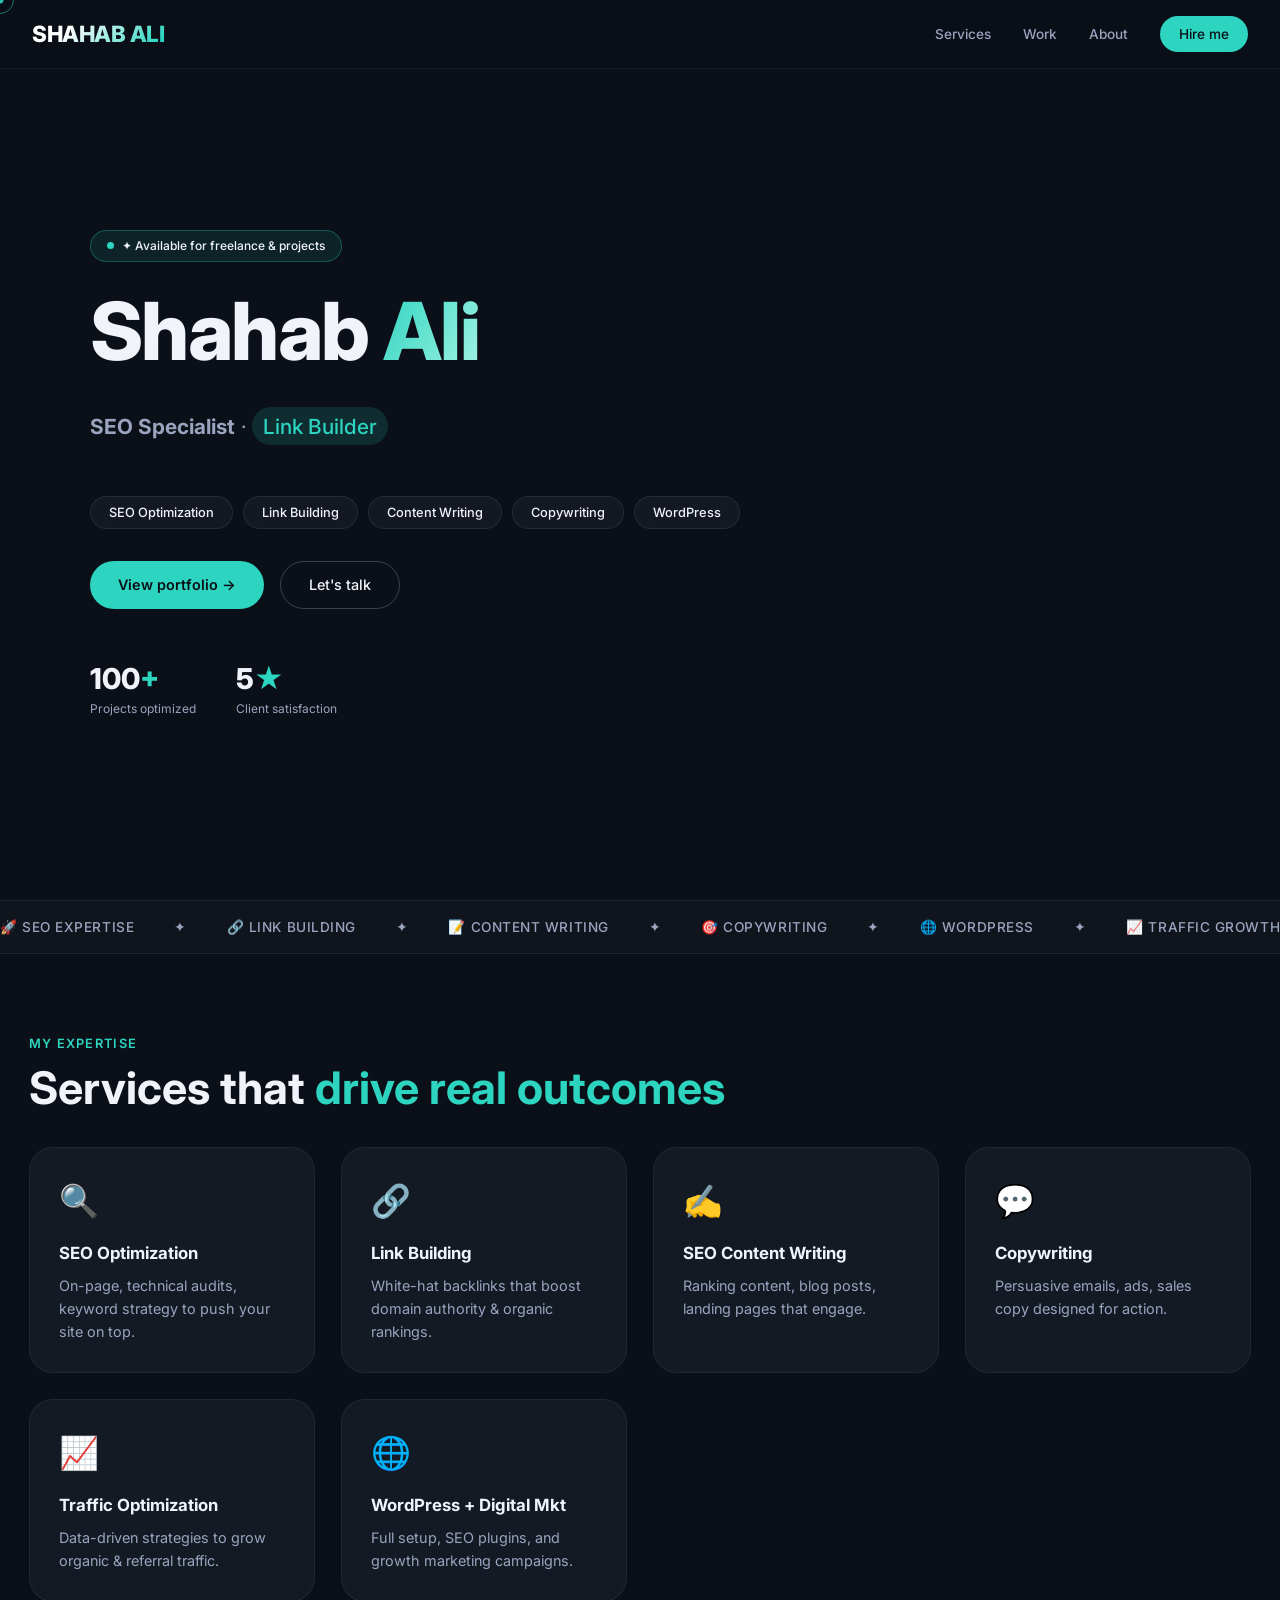
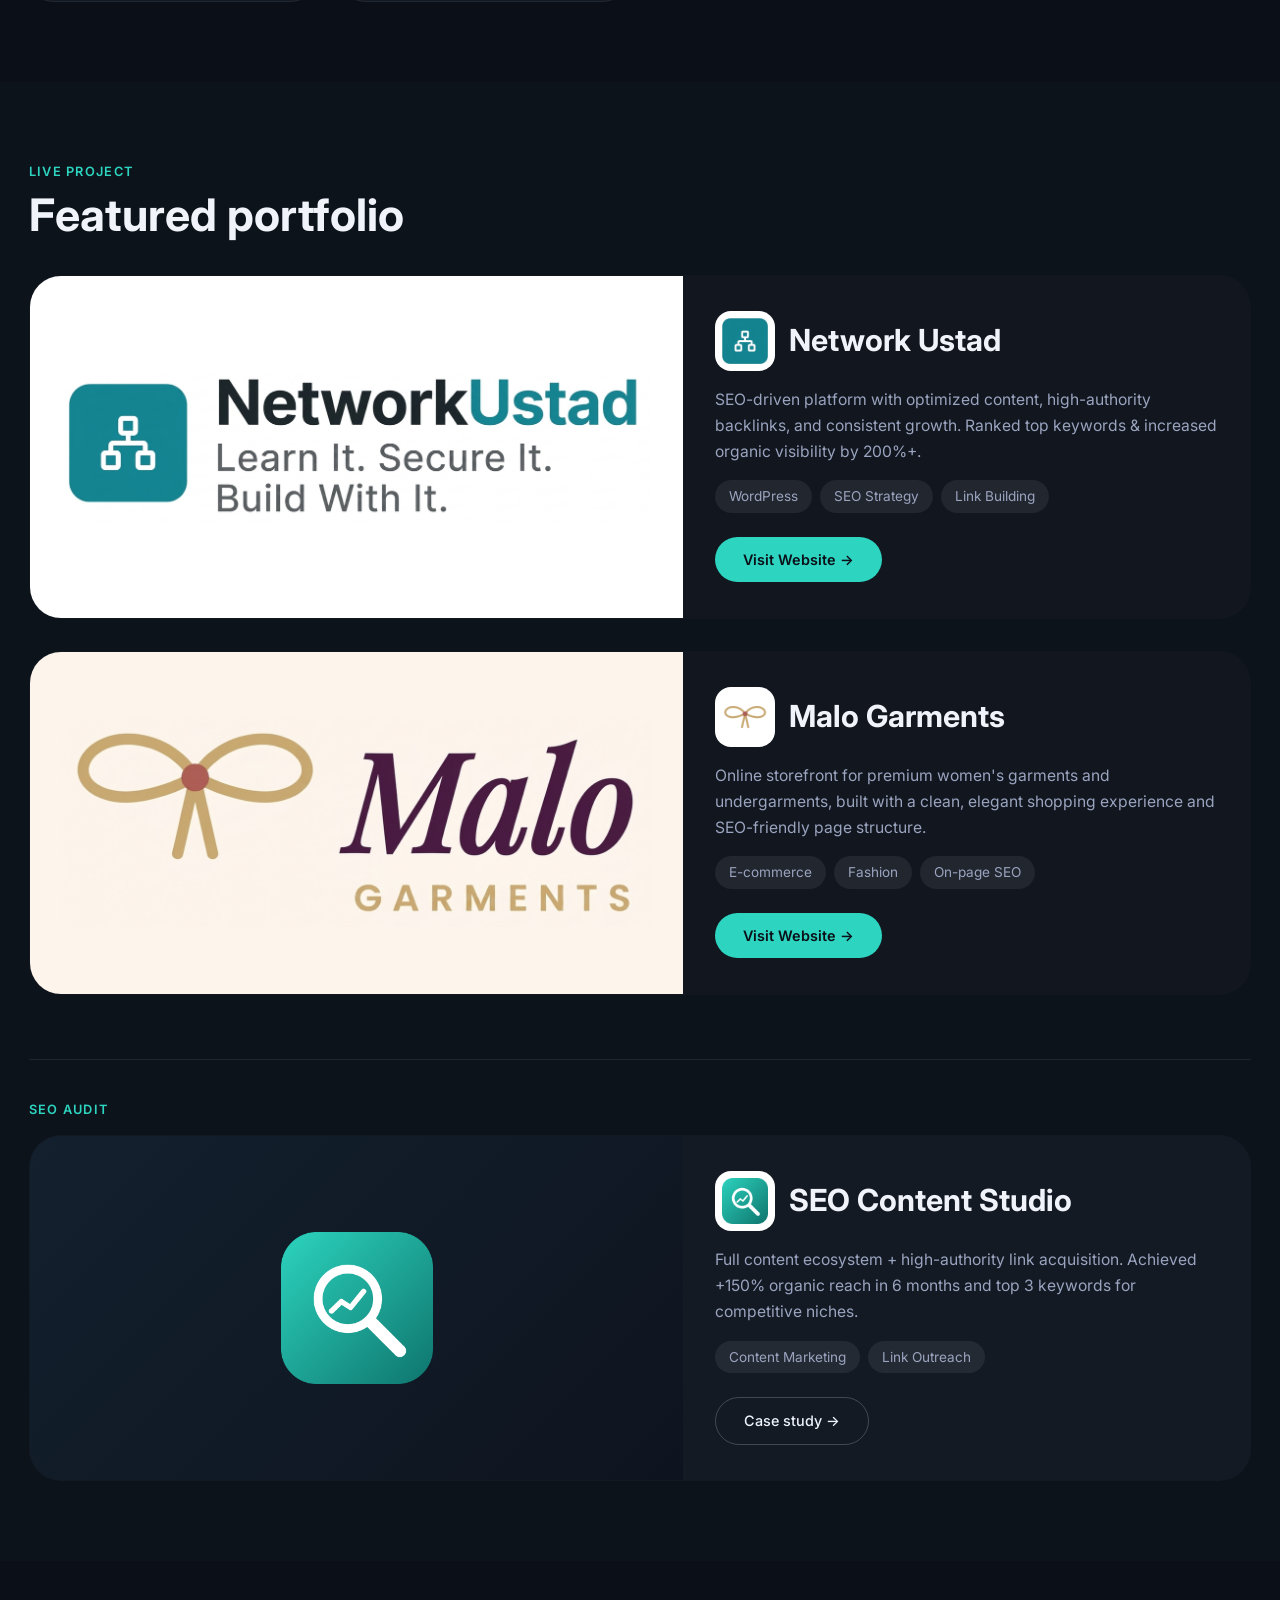
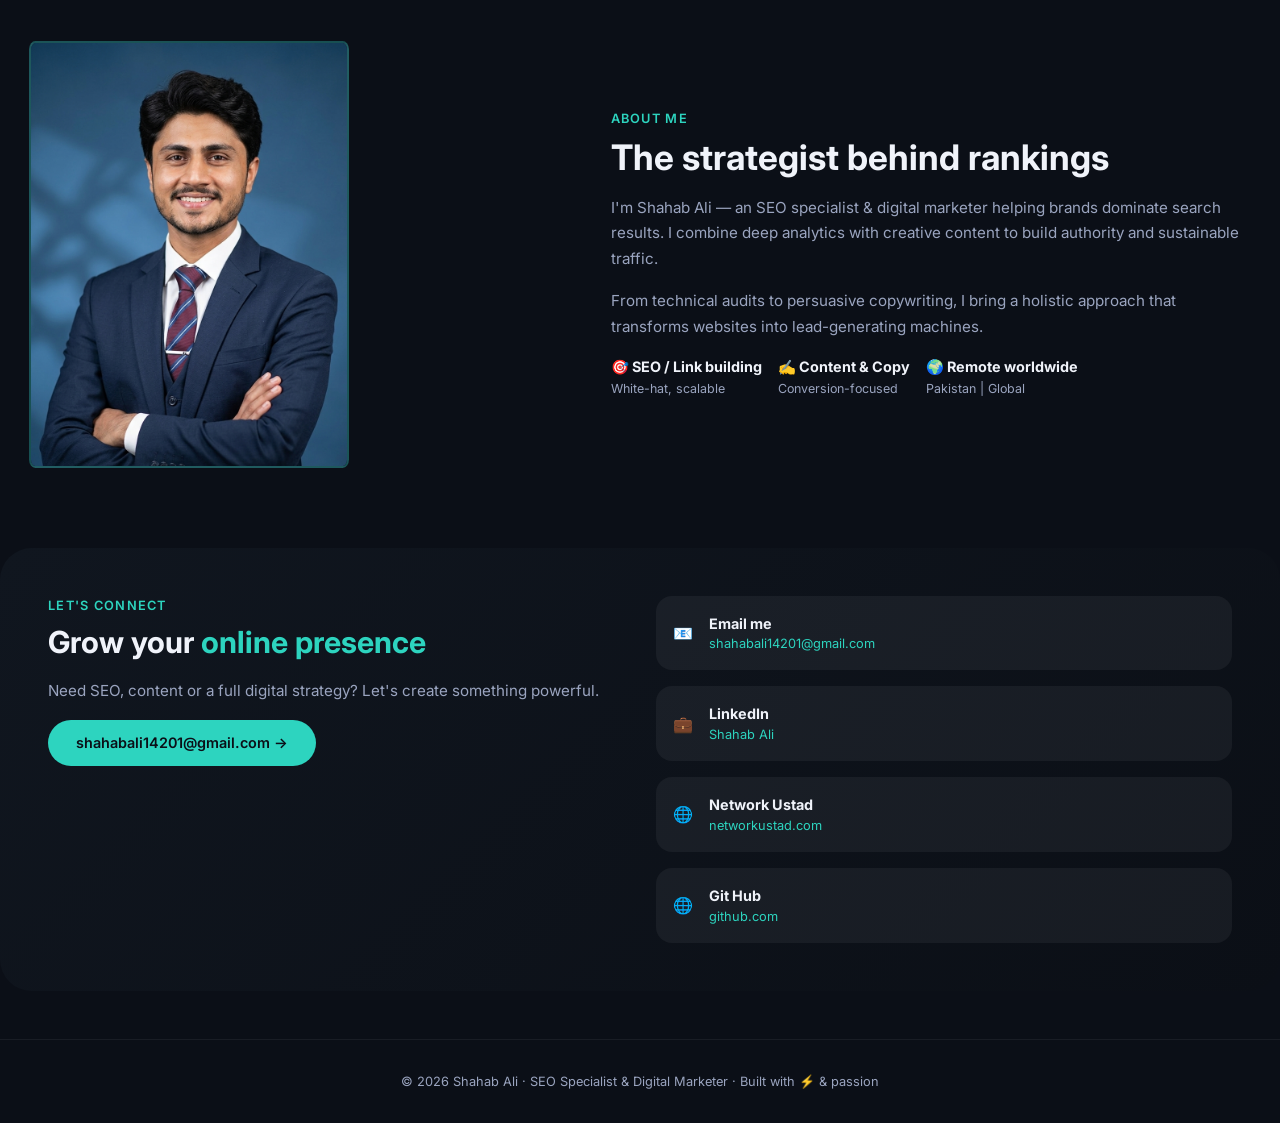
<file: shahabali-portfolio-website-main/index.html>
<!DOCTYPE html>
<html lang="en">
<head>
  <meta charset="UTF-8">
  <meta name="viewport" content="width=device-width, initial-scale=1.0, user-scalable=yes">
  <title>Shahab Ali · SEO & Digital Growth</title>
  <link rel="stylesheet" href="style.css">
  <link href="https://fonts.googleapis.com/css2?family=Inter:opsz,wght@14..32,300;14..32,400;14..32,500;14..32,600;14..32,700;14..32,800&display=swap" rel="stylesheet">
</head>
<body>

<div class="custom-cursor" id="cursor"></div>
<div class="cursor-ring" id="cursorRing"></div>

<nav>
  <div class="logo">SHAHAB<span style="color:#2DD4BF;"> </span>ALI</div>
  <button class="hamburger" id="hamburger" aria-label="Toggle menu">
    <span></span><span></span><span></span>
  </button>
  <div class="nav-links" id="navLinks">
    <a href="#services" class="nav-item">Services</a>
    <a href="#projects" class="nav-item">Work</a>
    <a href="#about" class="nav-item">About</a>
    <a href="#contact" class="nav-cta nav-item">Hire me</a>
  </div>
</nav>

<!-- Hero Section -->
<section class="hero">
  <div class="hero-content">
    <div class="hero-badge">✦ Available for freelance & projects</div>
    <h1 class="hero-name">Shahab <span class="highlight">Ali</span></h1>
    
    <div class="dynamic-role">
      <span class="role-static"><strong>SEO Specialist</strong></span>
      <span class="role-static" style="color:var(--text-secondary);">·</span>
      <span class="typed-words" id="rotatingTag">Link Builder</span>
    </div>

    <div class="pill-group">
      <span class="pill">SEO Optimization</span>
      <span class="pill">Link Building</span>
      <span class="pill">Content Writing</span>
      <span class="pill">Copywriting</span>
      <span class="pill">WordPress</span>
    </div>

    <div class="hero-cta-group">
      <a href="#projects" class="btn-primary">View portfolio →</a>
      <a href="#contact" class="btn-outline">Let's talk</a>
    </div>

    <div class="hero-stats">
      <div><div class="stat-number">100<span style="color:var(--accent-teal);">+</span></div><div class="stat-label">Projects optimized</div></div>
      <div><div class="stat-number">5<span style="color:var(--accent-teal);">★</span></div><div class="stat-label">Client satisfaction</div></div>
    </div>
  </div>
</section>

<!-- Marquee -->
<div class="tech-marquee">
  <div class="marquee-track" id="marqueeTrack">
    <span>🚀 SEO EXPERTISE</span><span>✦</span>
    <span>🔗 LINK BUILDING</span><span>✦</span>
    <span>📝 CONTENT WRITING</span><span>✦</span>
    <span>🎯 COPYWRITING</span><span>✦</span>
    <span>🌐 WORDPRESS</span><span>✦</span>
    <span>📈 TRAFFIC GROWTH</span><span>✦</span>
    <span>🚀 SEO EXPERTISE</span><span>✦</span>
    <span>🔗 LINK BUILDING</span><span>✦</span>
    <span>📝 CONTENT WRITING</span><span>✦</span>
    <span>🎯 COPYWRITING</span><span>✦</span>
    <span>🌐 WORDPRESS</span><span>✦</span>
    <span>📈 TRAFFIC GROWTH</span><span>✦</span>
  </div>
</div>

<!-- SERVICES Section -->
<section id="services" class="section-pad">
  <div class="container">
    <p class="reveal section-label">MY EXPERTISE</p>
    <h2 class="reveal section-title">Services that <span style="color: var(--accent-teal);">drive real outcomes</span></h2>
    <div class="services-grid">
      <div class="service-card reveal"><div style="font-size: 2rem;">🔍</div><h3>SEO Optimization</h3><p>On-page, technical audits, keyword strategy to push your site on top.</p></div>
      <div class="service-card reveal"><div style="font-size: 2rem;">🔗</div><h3>Link Building</h3><p>White-hat backlinks that boost domain authority & organic rankings.</p></div>
      <div class="service-card reveal"><div style="font-size: 2rem;">✍️</div><h3>SEO Content Writing</h3><p>Ranking content, blog posts, landing pages that engage.</p></div>
      <div class="service-card reveal"><div style="font-size: 2rem;">💬</div><h3>Copywriting</h3><p>Persuasive emails, ads, sales copy designed for action.</p></div>
      <div class="service-card reveal"><div style="font-size: 2rem;">📈</div><h3>Traffic Optimization</h3><p>Data-driven strategies to grow organic & referral traffic.</p></div>
      <div class="service-card reveal"><div style="font-size: 2rem;">🌐</div><h3>WordPress + Digital Mkt</h3><p>Full setup, SEO plugins, and growth marketing campaigns.</p></div>
    </div>
  </div>
  
</section>

<!-- PROJECTS Section -->
<section id="projects" class="section-pad projects-bg">
  <div class="container">
    <p class="reveal section-label">LIVE PROJECT</p>
    <h2 class="reveal section-title">Featured portfolio</h2>

    <!-- ===== LIVE PROJECTS LIST =====
         Naya project add karna ho to us ka poora <div class="project-showcase ..."> block
         neeche wali "ADD NEW PROJECTS ABOVE THIS LINE" comment se UPAR paste karein.
         SEO Audit hamesha sab se neeche rahega. -->

    <div class="project-showcase reveal">
      <div class="img-placeholder img-placeholder--light">
        <img src="images/networkustad-logo-full.png" alt="Network Ustad logo" class="project-img project-img--logo" onerror="this.src='https://placehold.co/600x300/FFFFFF/0F766E?text=Network+Ustad'">
      </div>
      <div class="project-info">
        <div class="project-head">
          <span class="project-logo"><img src="images/networkustad-logo.png" alt="Network Ustad logo" onerror="this.parentNode.classList.add('no-img');this.remove()"><b>N</b></span>
          <h3>Network Ustad</h3>
        </div>
        <p>SEO-driven platform with optimized content, high-authority backlinks, and consistent growth. Ranked top keywords & increased organic visibility by 200%+.</p>
        <div class="tag-group">
          <span class="tag">WordPress</span>
          <span class="tag">SEO Strategy</span>
          <span class="tag">Link Building</span>
        </div>
        <a href="https://networkustad.com/" target="_blank" rel="noopener" class="btn-primary">Visit Website →</a>
      </div>
    </div>

    <div class="project-showcase reveal">
      <div class="img-placeholder img-placeholder--cream">
        <img src="images/malo-logo-full.png" alt="Malo Garments logo" class="project-img project-img--logo" onerror="this.src='https://placehold.co/600x300/FDF4EB/4A1942?text=Malo+Garments'">
      </div>
      <div class="project-info">
        <div class="project-head">
          <span class="project-logo"><img src="images/malo-logo.png" alt="Malo Garments logo" onerror="this.parentNode.classList.add('no-img');this.remove()"><b>M</b></span>
          <h3>Malo Garments</h3>
        </div>
        <p>Online storefront for premium women's garments and undergarments, built with a clean, elegant shopping experience and SEO-friendly page structure.</p>
        <div class="tag-group">
          <span class="tag">E-commerce</span>
          <span class="tag">Fashion</span>
          <span class="tag">On-page SEO</span>
        </div>
        <a href="https://malo-store.netlify.app/" target="_blank" rel="noopener" class="btn-primary">Visit Website →</a>
      </div>
    </div>

    <!-- ===== ADD NEW PROJECTS ABOVE THIS LINE ===== -->

    <!-- ===== SEO AUDIT (hamesha projects ke neeche) ===== -->
    <div class="seo-audit-block">
      <p class="reveal section-label">SEO AUDIT</p>
      <div class="project-showcase reveal project-showcase--alt">
        <div class="img-placeholder img-placeholder--alt">
          <img src="images/seo-logo.png" alt="SEO logo" class="project-img project-img--icon" onerror="this.src='https://placehold.co/300x300/13202e/2DD4BF?text=SEO'">
        </div>
        <div class="project-info">
          <div class="project-head">
          <span class="project-logo"><img src="images/seo-logo.png" alt="SEO Content Studio logo" onerror="this.parentNode.classList.add('no-img');this.remove()"><b>S</b></span>
          <h3>SEO Content Studio</h3>
        </div>
          <p>Full content ecosystem + high-authority link acquisition. Achieved +150% organic reach in 6 months and top 3 keywords for competitive niches.</p>
          <div class="tag-group">
            <span class="tag">Content Marketing</span>
            <span class="tag">Link Outreach</span>
          </div>
          <a href="#" class="btn-outline">Case study →</a>
        </div>
      </div>
    </div>
  </div>
</section>

<!-- ABOUT Section -->
<section id="about" class="section-pad">
  <div class="container about-grid">
    <div class="reveal avatar-img">
      <img src="images/shahab-ali.png" alt="Shahab Ali - SEO Specialist" class="profile-photo" onerror="this.src='https://placehold.co/400x400/1E2A3A/2DD4BF?text=Shahab+Ali'">
    </div>
    <div class="reveal">
      <p class="section-label">About me</p>
      <h2 class="about-title">The strategist behind rankings</h2>
      <p class="about-text">I'm Shahab Ali — an SEO specialist & digital marketer helping brands dominate search results. I combine deep analytics with creative content to build authority and sustainable traffic.</p>
      <p class="about-text">From technical audits to persuasive copywriting, I bring a holistic approach that transforms websites into lead-generating machines.</p>
      <div class="about-features">
        <div><strong>🎯 SEO / Link building</strong><br><span class="feat-sub">White-hat, scalable</span></div>
        <div><strong>✍️ Content & Copy</strong><br><span class="feat-sub">Conversion-focused</span></div>
        <div><strong>🌍 Remote worldwide</strong><br><span class="feat-sub">Pakistan | Global</span></div>
      </div>
    </div>
  </div>
</section>

<!-- CONTACT Section -->
<div id="contact" class="contact-block container">
  <div class="contact-grid">
    <div class="reveal">
      <p class="section-label">Let's connect</p>
      <h2 class="contact-title">Grow your <span style="color: var(--accent-teal);">online presence</span></h2>
      <p class="about-text">Need SEO, content or a full digital strategy? Let's create something powerful.</p>
      <a href="mailto:shahabali14201@gmail.com" class="btn-primary">shahabali14201@gmail.com →</a>
    </div>
    <div class="reveal contact-links">
      <a href="mailto:shahabali14201@gmail.com" class="contact-link"><span>📧</span><div><strong>Email me</strong><div class="contact-sub">shahabali14201@gmail.com</div></div></a>
      <a href="https://www.linkedin.com/in/shahab-ali-4159ab378/" target="_blank" class="contact-link"><span>💼</span><div><strong>LinkedIn</strong><div class="contact-sub">Shahab Ali</div></div></a>
      <a href="https://networkustad.com/" target="_blank" class="contact-link"><span>🌐</span><div><strong>Network Ustad</strong><div class="contact-sub">networkustad.com</div></div></a>
      <a href="https://github.com/shahab-Ali-143" target="_blank" class="contact-link"><span>🌐</span><div><strong>Git Hub</strong><div class="contact-sub">github.com</div></div></a>

    </div>
  </div>
</div>

<footer>
  <p>© 2025 Shahab Ali · SEO Specialist & Digital Marketer · Built with ⚡ & passion</p>
</footer>

<script src="script.js"></script>
</body>
</html>
</file>
<file: shahabali-portfolio-website-main/style.css>
:root {
  --bg-deep: #0B0F17;
  --surface: #11161F;
  --card-bg: #131A24;
  --border-dim: rgba(255, 255, 255, 0.06);
  --text-primary: #F0F3FA;
  --text-secondary: #9AA4BF;
  --accent-teal: #2DD4BF;
  --accent-glow: rgba(45, 212, 191, 0.2);
  --transition-fast: 0.2s cubic-bezier(0.2, 0.9, 0.4, 1.1);
  --transition-bounce: 0.35s cubic-bezier(0.34, 1.2, 0.64, 1);
}

* { margin: 0; padding: 0; box-sizing: border-box; }

body {
  background: var(--bg-deep);
  color: var(--text-primary);
  font-family: 'Inter', sans-serif;
  line-height: 1.5;
  overflow-x: hidden;
  scroll-behavior: smooth;
}

::selection { background: var(--accent-teal); color: #0B0F17; }

/* ── Custom Cursor ── */
.custom-cursor {
  width: 7px; height: 7px;
  background: var(--accent-teal);
  border-radius: 50%;
  position: fixed;
  pointer-events: none;
  z-index: 9999;
  transition: width 0.12s ease, height 0.12s ease;
  transform: translate(-50%, -50%);
  opacity: 0.9;
}
.cursor-ring {
  width: 28px; height: 28px;
  border: 1px solid rgba(45, 212, 191, 0.5);
  border-radius: 50%;
  position: fixed;
  pointer-events: none;
  z-index: 9998;
  transition: width 0.2s, height 0.2s, border-color 0.2s;
  transform: translate(-50%, -50%);
}

/* ── Navigation ── */
nav {
  position: fixed;
  top: 0; left: 0;
  width: 100%;
  z-index: 100;
  padding: 1rem 2rem;
  background: rgba(11, 15, 23, 0.9);
  backdrop-filter: blur(12px);
  -webkit-backdrop-filter: blur(12px);
  border-bottom: 1px solid var(--border-dim);
  display: flex;
  align-items: center;
  justify-content: space-between;
}

.logo {
  font-weight: 800;
  font-size: 1.4rem;
  letter-spacing: -0.02em;
  background: linear-gradient(135deg, #FFFFFF 30%, var(--accent-teal) 90%);
  -webkit-background-clip: text;
  background-clip: text;
  color: transparent;
  flex-shrink: 0;
}

.nav-links {
  display: flex;
  gap: 2rem;
  align-items: center;
}
.nav-links a {
  text-decoration: none;
  color: var(--text-secondary);
  font-weight: 500;
  font-size: 0.85rem;
  transition: color var(--transition-fast);
}
.nav-links a:hover { color: var(--accent-teal); }

.nav-cta {
  background: var(--accent-teal);
  color: #0B0F17 !important;
  padding: 0.5rem 1.2rem;
  border-radius: 40px;
  font-weight: 600;
  transition: transform 0.2s, box-shadow 0.2s;
}
.nav-cta:hover {
  transform: translateY(-2px);
  box-shadow: 0 6px 14px rgba(45, 212, 191, 0.3);
}

/* Hamburger */
.hamburger {
  display: none;
  flex-direction: column;
  gap: 5px;
  background: none;
  border: none;
  cursor: pointer;
  padding: 4px;
  z-index: 101;
}
.hamburger span {
  display: block;
  width: 24px;
  height: 2px;
  background: var(--text-primary);
  border-radius: 2px;
  transition: all 0.3s ease;
}
.hamburger.open span:nth-child(1) { transform: translateY(7px) rotate(45deg); }
.hamburger.open span:nth-child(2) { opacity: 0; }
.hamburger.open span:nth-child(3) { transform: translateY(-7px) rotate(-45deg); }

/* ── Container ── */
.container {
  max-width: 1280px;
  margin: 0 auto;
  padding: 0 1.8rem;
}

/* ── Buttons ── */
.btn-primary {
  display: inline-flex;
  align-items: center;
  gap: 10px;
  background: var(--accent-teal);
  color: #0B0F17;
  font-weight: 600;
  padding: 12px 28px;
  border-radius: 40px;
  text-decoration: none;
  transition: all var(--transition-fast);
  border: none;
  cursor: pointer;
  font-size: 0.9rem;
}
.btn-primary:hover {
  transform: translateY(-3px);
  box-shadow: 0 12px 22px -8px var(--accent-glow);
  background: #3FE0CA;
}

.btn-outline {
  display: inline-flex;
  align-items: center;
  gap: 8px;
  background: transparent;
  border: 1px solid rgba(255,255,255,0.2);
  color: var(--text-primary);
  padding: 12px 28px;
  border-radius: 40px;
  text-decoration: none;
  font-weight: 500;
  transition: all var(--transition-fast);
  font-size: 0.9rem;
}
.btn-outline:hover {
  border-color: var(--accent-teal);
  transform: translateY(-2px);
  background: rgba(45,212,191,0.05);
}

/* ── Section Helpers ── */
.section-pad { padding: 5rem 0; }
.section-label {
  color: var(--accent-teal);
  font-weight: 600;
  letter-spacing: 0.1em;
  font-size: 0.8rem;
  text-transform: uppercase;
  margin-bottom: 0.5rem;
}
.section-title {
  font-size: clamp(1.8rem, 4vw, 2.8rem);
  font-weight: 700;
  margin-bottom: 2rem;
  line-height: 1.2;
}

/* ── Hero ── */
.hero {
  min-height: 100vh;
  display: flex;
  align-items: center;
  padding: 7rem 1.5rem 4rem;
  position: relative;
}
.hero-content {
  max-width: 1100px;
  margin: 0 auto;
  width: 100%;
}

.hero-badge {
  display: inline-flex;
  align-items: center;
  gap: 8px;
  background: rgba(45,212,191,0.1);
  border: 1px solid rgba(45,212,191,0.3);
  padding: 6px 16px;
  border-radius: 100px;
  font-size: 0.75rem;
  font-weight: 500;
  margin-bottom: 1.6rem;
  backdrop-filter: blur(4px);
}
.hero-badge::before {
  content: '';
  width: 7px; height: 7px;
  background: var(--accent-teal);
  border-radius: 50%;
  flex-shrink: 0;
  animation: pulseDot 1.8s infinite;
}
@keyframes pulseDot {
  0%   { opacity: 1; transform: scale(0.8); }
  100% { opacity: 0.3; transform: scale(1.4); }
}

.hero-name {
  font-size: clamp(2.8rem, 7vw, 5rem);
  font-weight: 800;
  letter-spacing: -0.02em;
  line-height: 1.1;
  margin-bottom: 1rem;
}
.hero-name .highlight {
  background: linear-gradient(120deg, var(--accent-teal), #A5F3E6);
  -webkit-background-clip: text;
  background-clip: text;
  color: transparent;
}

.dynamic-role {
  display: inline-flex;
  flex-wrap: wrap;
  align-items: baseline;
  gap: 6px;
  font-size: clamp(1rem, 3vw, 1.3rem);
  color: var(--text-secondary);
  font-weight: 400;
  margin: 1rem 0 1.2rem;
}
.typed-words {
  background: rgba(45,212,191,0.15);
  padding: 0.2rem 0.7rem;
  border-radius: 40px;
  font-weight: 500;
  color: var(--accent-teal);
  transition: all 0.25s ease;
}

.pill-group {
  display: flex;
  flex-wrap: wrap;
  gap: 10px;
  margin: 2rem 0;
}
.pill {
  background: rgba(255,255,255,0.04);
  border: 1px solid rgba(255,255,255,0.08);
  padding: 6px 18px;
  border-radius: 40px;
  font-size: 0.8rem;
  font-weight: 500;
  transition: all 0.2s;
  cursor: default;
}
.pill:hover {
  transform: translateY(-2px);
  background: rgba(45,212,191,0.1);
  border-color: var(--accent-teal);
}

.hero-cta-group {
  display: flex;
  gap: 1rem;
  flex-wrap: wrap;
}

.hero-stats {
  display: flex;
  gap: 2.5rem;
  margin-top: 3rem;
  flex-wrap: wrap;
}
.stat-number {
  font-weight: 800;
  font-size: 1.8rem;
}
.stat-label {
  font-size: 0.75rem;
  color: var(--text-secondary);
}

/* ── Marquee ── */
.tech-marquee {
  background: rgba(255,255,255,0.02);
  padding: 1rem 0;
  border-top: 1px solid var(--border-dim);
  border-bottom: 1px solid var(--border-dim);
  overflow: hidden;
}
.marquee-track {
  display: flex;
  white-space: nowrap;
  animation: scrollMarquee 25s linear infinite;
  gap: 2.5rem;
  width: max-content;
  padding-right: 2.5rem;
}
.marquee-track span {
  font-size: 0.85rem;
  font-weight: 500;
  letter-spacing: 0.04em;
  color: var(--text-secondary);
}
@keyframes scrollMarquee {
  0%   { transform: translateX(0); }
  100% { transform: translateX(-50%); }
}

/* ── Services ── */
.services-grid {
  display: grid;
  grid-template-columns: repeat(auto-fit, minmax(260px, 1fr));
  gap: 1.6rem;
  margin-top: 2rem;
}
.service-card {
  background: var(--card-bg);
  border: 1px solid var(--border-dim);
  border-radius: 1.5rem;
  padding: 1.8rem;
  transition: all var(--transition-bounce);
}
.service-card h3 {
  margin: 1rem 0 0.5rem;
  font-size: 1.05rem;
}
.service-card p {
  color: var(--text-secondary);
  font-size: 0.9rem;
  line-height: 1.6;
}
.service-card:hover {
  transform: translateY(-6px);
  border-color: var(--accent-teal);
  box-shadow: 0 20px 30px -12px rgba(0,0,0,0.4);
}

/* ── Projects ── */
.projects-bg { background: rgba(45,212,191,0.02); }

.project-showcase {
  background: var(--surface);
  border-radius: 2rem;
  overflow: hidden;
  transition: all 0.3s;
  display: flex;
  flex-wrap: wrap;
  margin-top: 2rem;
  min-height: 280px;
  border: 1px solid transparent;
}
.project-showcase--alt { background: var(--card-bg); }
.project-showcase:hover {
  transform: translateY(-6px);
  border-color: rgba(45,212,191,0.3);
}

.img-placeholder {
  flex: 1.3;
  min-width: 300px;
  background: linear-gradient(145deg, #1A2535, #0F1622);
  display: flex;
  align-items: center;
  justify-content: center;
  position: relative;
  overflow: hidden;
  min-height: 280px;
  padding: 0;
}
.img-placeholder--alt {
  background: linear-gradient(135deg, #13202e, #0e141f);
}
.project-img {
  width: 100%;
  height: 100%;
  object-fit: cover;
  transition: transform 0.4s ease;
  display: block;
}
.project-showcase:hover .project-img { transform: scale(1.05); }

.project-info {
  flex: 1;
  min-width: 300px;
  padding: 2.2rem 2rem;
  display: flex;
  flex-direction: column;
  justify-content: center;
  align-items: flex-start;
}
.project-info h3 {
  font-size: clamp(1.4rem, 3vw, 1.9rem);
  font-weight: 700;
  margin-bottom: 0.8rem;
}
.project-info p {
  color: var(--text-secondary);
  margin-bottom: 1rem;
  font-size: 0.98rem;
  line-height: 1.65;
}

.tag-group {
  display: flex;
  gap: 8px;
  flex-wrap: wrap;
  margin-bottom: 1.5rem;
}
.tag {
  background: rgba(255,255,255,0.07);
  padding: 6px 14px;
  border-radius: 20px;
  font-size: 0.85rem;
  color: var(--text-secondary);
}


/* Logo inside project box */
.img-placeholder--light { background: #ffffff; }
.img-placeholder--cream { background: #fdf4eb; }
.project-img--logo {
  width: 100%;
  height: auto;
  max-height: 100%;
  object-fit: contain;
  padding: 1.8rem 2rem;
}
.project-img--icon {
  width: auto;
  height: auto;
  max-width: 55%;
  max-height: 200px;
  object-fit: contain;
  padding: 1.5rem;
  border-radius: 2rem;
}
.project-showcase:hover .project-img--logo,
.project-showcase:hover .project-img--icon { transform: scale(1.03); }

/* small badge next to title */
.project-head h3 { margin-bottom: 0; }
.project-head {
  display: flex;
  align-items: center;
  gap: 14px;
  margin-bottom: 1rem;
}
.project-logo {
  width: 60px;
  height: 60px;
  flex-shrink: 0;
  border-radius: 16px;
  background: #fff;
  border: 1px solid rgba(255,255,255,0.12);
  display: flex;
  align-items: center;
  justify-content: center;
  overflow: hidden;
  padding: 6px;
}
.project-logo img {
  width: 100%;
  height: 100%;
  object-fit: contain;
  display: block;
}
.project-logo b { display: none; }
.project-logo.no-img {
  background: linear-gradient(135deg, var(--accent-teal), #0f766e);
  border: none;
}
.project-logo.no-img b {
  display: block;
  color: #0B0F17;
  font-size: 1.5rem;
  font-weight: 800;
}

/* SEO Audit block (always below projects) */
.seo-audit-block {
  margin-top: 4rem;
  padding-top: 2.5rem;
  border-top: 1px solid rgba(255,255,255,0.08);
}
.seo-audit-block .project-showcase { margin-top: 1rem; }

/* ── About ── */
.about-grid {
  display: grid;
  grid-template-columns: 1fr 1.2fr;
  gap: 3rem;
  align-items: center;
}
.avatar-img {
    background: linear-gradient(145deg, #1E2A3A, #0F1622);
    border-radius: 2%;
    aspect-ratio: 3/4;          /* ← 1/1 se 3/4 kar diya (portrait fit) */
    max-width: 320px;            /* ← thoda kam kiya better look ke liye */
    width: 100%;
    display: flex;
    align-items: center;
    justify-content: center;
    border: 2px solid rgba(45,212,191,0.3);
    overflow: hidden;
    position: relative;
  }
  
  /* Image Fit */
  .avatar-img img {
    width: 100%;
    height: 100%;
    object-fit: cover;
    object-position: center top;  /* ← face upar se crop na ho */
    display: block;
  }

/* Image Fit */
.avatar-img img {
  width: 100%;
  height: 100%;
  object-fit: cover; /* or contain */
  display: block;
}
.profile-photo {
  width: 100%;
  height: 100%;
  object-fit: cover;
  transition: transform 0.4s ease;
  display: block;
}
.avatar-img:hover .profile-photo { transform: scale(1.05); }

.about-title {
  font-size: clamp(1.6rem, 3.5vw, 2.2rem);
  font-weight: 700;
  margin: 0.5rem 0 1rem;
  line-height: 1.2;
}
.about-text {
  color: var(--text-secondary);
  margin-bottom: 1rem;
  font-size: 0.95rem;
  line-height: 1.7;
}
.about-features {
  display: flex;
  gap: 1rem;
  flex-wrap: wrap;
  margin-top: 0.5rem;
}
.about-features > div {
  font-size: 0.9rem;
}
.feat-sub { font-size: 0.78rem; color: var(--text-secondary); }

/* ── Contact ── */
.contact-block {
  background: linear-gradient(135deg, #10161f, #0b0f16);
  border-radius: 2rem;
  margin: 0 auto 3rem auto;
  padding: 3rem;
}
.contact-grid {
  display: grid;
  grid-template-columns: 1fr 1fr;
  gap: 2rem;
}
.contact-title {
  font-size: clamp(1.4rem, 3vw, 1.9rem);
  font-weight: 700;
  margin: 0.5rem 0 1rem;
  line-height: 1.3;
}
.contact-links {
  display: flex;
  flex-direction: column;
  gap: 1rem;
}
.contact-link {
  display: flex;
  gap: 1rem;
  align-items: center;
  background: rgba(255,255,255,0.05);
  padding: 1rem;
  border-radius: 1rem;
  text-decoration: none;
  color: inherit;
  transition: background 0.2s, transform 0.2s;
  border: 1px solid transparent;
}
.contact-link:hover {
  background: rgba(255,255,255,0.08);
  border-color: rgba(45,212,191,0.2);
  transform: translateX(4px);
}
.contact-link strong { display: block; font-size: 0.9rem; }
.contact-sub {
  font-size: 0.8rem;
  color: var(--accent-teal);
}

/* ── Reveal Animation ── */
.reveal {
  opacity: 0;
  transform: translateY(32px);
  transition: opacity 0.7s ease, transform 0.7s ease;
}
.reveal.visible {
  opacity: 1;
  transform: translateY(0);
}

/* ── Footer ── */
footer {
  text-align: center;
  padding: 2rem;
  border-top: 1px solid var(--border-dim);
  color: var(--text-secondary);
  font-size: 0.8rem;
}

/* ════════════════════════════════════════
   RESPONSIVE BREAKPOINTS
   ════════════════════════════════════════ */

/* ── Tablet ── */
@media (max-width: 900px) {
  .about-grid {
    grid-template-columns: 1fr;
    text-align: center;
  }
  .avatar-img {
    margin: 0 auto;
    max-width: 280px;
  }
  .about-features { justify-content: center; }

  .contact-grid {
    grid-template-columns: 1fr;
  }
}

/* ── Mobile ── */
@media (max-width: 640px) {
  /* Nav */
  nav { padding: 0.9rem 1.2rem; }
  .hamburger { display: flex; }

  .nav-links {
    display: none;
    position: fixed;
    top: 0; left: 0;
    width: 100%;
    height: 100vh;
    background: rgba(11,15,23,0.98);
    backdrop-filter: blur(16px);
    -webkit-backdrop-filter: blur(16px);
    flex-direction: column;
    align-items: center;
    justify-content: center;
    gap: 2rem;
    z-index: 99;
    border: none;
  }
  .nav-links.open { display: flex; }
  .nav-links a { font-size: 1.2rem; color: var(--text-primary); }
  .nav-cta {
    padding: 0.7rem 2rem;
    font-size: 1rem;
  }

  /* Hero */
  .hero { padding: 5.5rem 1.2rem 3rem; }
  .hero-badge { font-size: 0.7rem; padding: 5px 12px; }
  .hero-cta-group {
    flex-direction: column;
    align-items: flex-start;
  }
  .btn-primary,
  .btn-outline {
    width: 100%;
    justify-content: center;
    padding: 14px 20px;
  }
  .hero-stats { gap: 1.5rem; }
  .stat-number { font-size: 1.5rem; }

  /* Container */
  .container { padding: 0 1rem; }

  /* Section padding */
  .section-pad { padding: 3.5rem 0; }
  .section-title { margin-bottom: 1.5rem; }

  /* Services */
  .services-grid {
    grid-template-columns: 1fr;
    gap: 1rem;
  }
  .service-card { padding: 1.4rem; }

  /* Projects */
  .project-showcase {
    flex-direction: column;
    border-radius: 1.5rem;
  }
  .img-placeholder {
    min-width: unset;
    width: 100%;
    min-height: 190px;
    flex: none;
  }
  .project-showcase { min-height: 0; }
  .project-info {
    min-width: unset;
    padding: 1.6rem 1.4rem 1.8rem;
  }
  .project-logo { width: 52px; height: 52px; }
  .seo-audit-block { margin-top: 3rem; padding-top: 2rem; }

  /* About */
  .about-grid { gap: 2rem; }
  .avatar-img {
    max-width: 220px;
    border-radius: 1.5rem;
  }
  .about-features { gap: 0.8rem; }

  /* Contact */
  .contact-block {
    padding: 1.8rem 1.2rem;
    border-radius: 1.5rem;
    margin: 0 0 2rem 0;
  }
  .contact-grid { gap: 1.5rem; }
  .contact-link { padding: 0.85rem; }

  /* Footer */
  footer { padding: 1.5rem 1rem; font-size: 0.75rem; }
}

/* ── Very small screens ── */
@media (max-width: 360px) {
  .hero-name { font-size: 2.4rem; }
  .pill { font-size: 0.72rem; padding: 5px 12px; }
  .stat-number { font-size: 1.3rem; }
}
</file>
